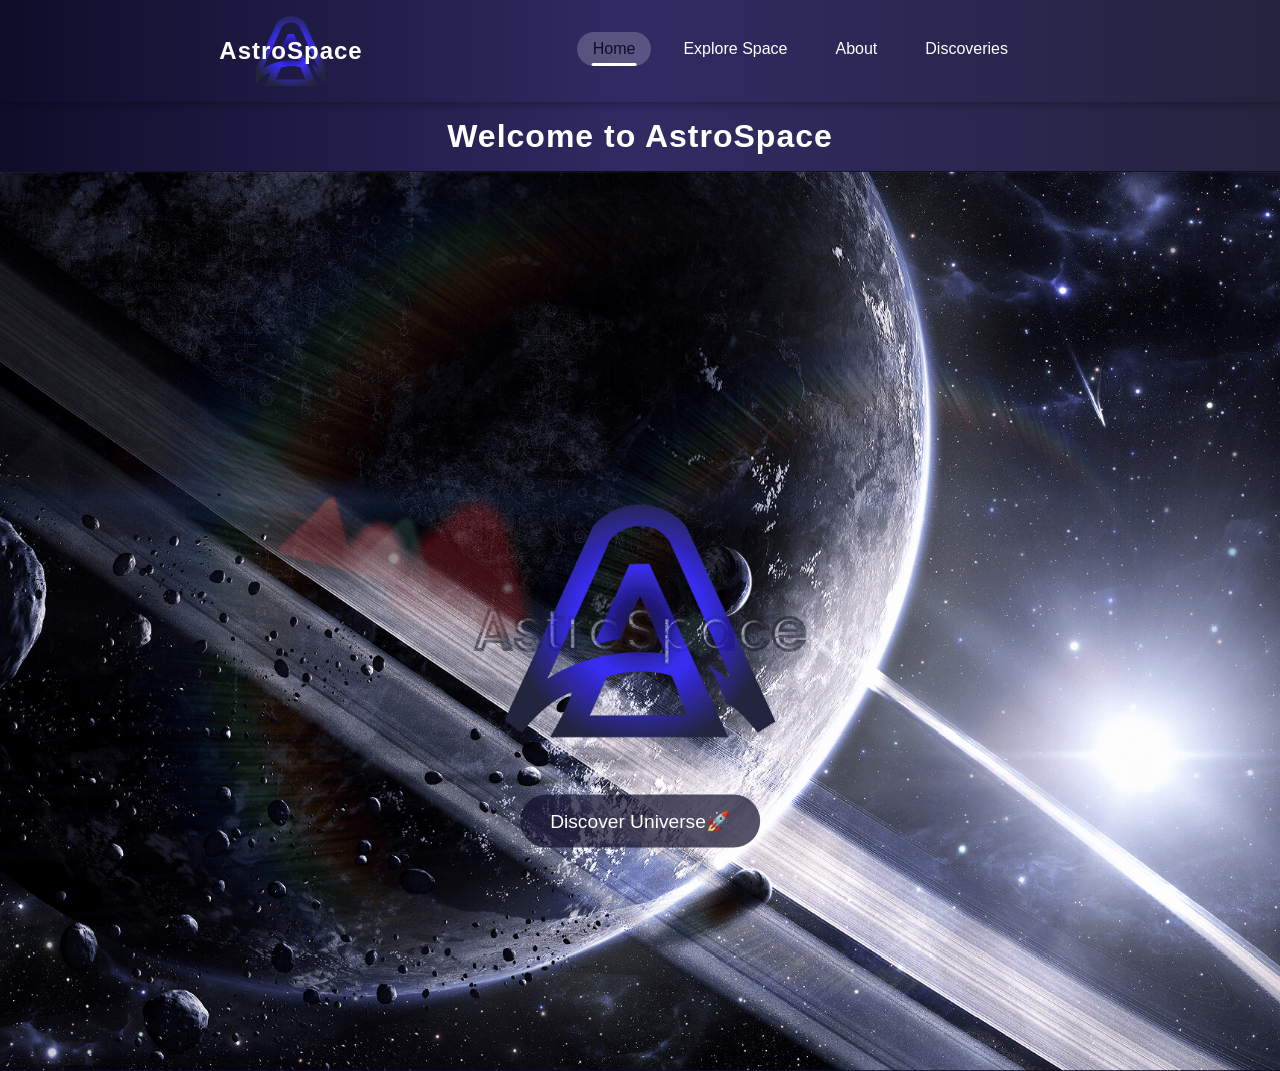
<file: index.html>
<!DOCTYPE html>
<html lang="en">
  <head>
    <meta charset="UTF-8" />
    <meta name="viewport" content="width=device-width, initial-scale=1.0" />
    <link rel="icon" type="image/png" href="/Assets/logo.png" />
    <link rel="stylesheet" href="style.css" />
    <title>AstroSpace</title>
  </head>
  <body>
    <div id="navbar"></div>
    <div class="head">Welcome to AstroSpace</div>
    <main>
      <div class="main-bg">
        <button class="cta">
          <a href="Discoveries.html">Discover Universe🚀</a>
        </button>
      </div>
    </main>
    <script src="/script.js"></script>
  </body>
</html>
</file>
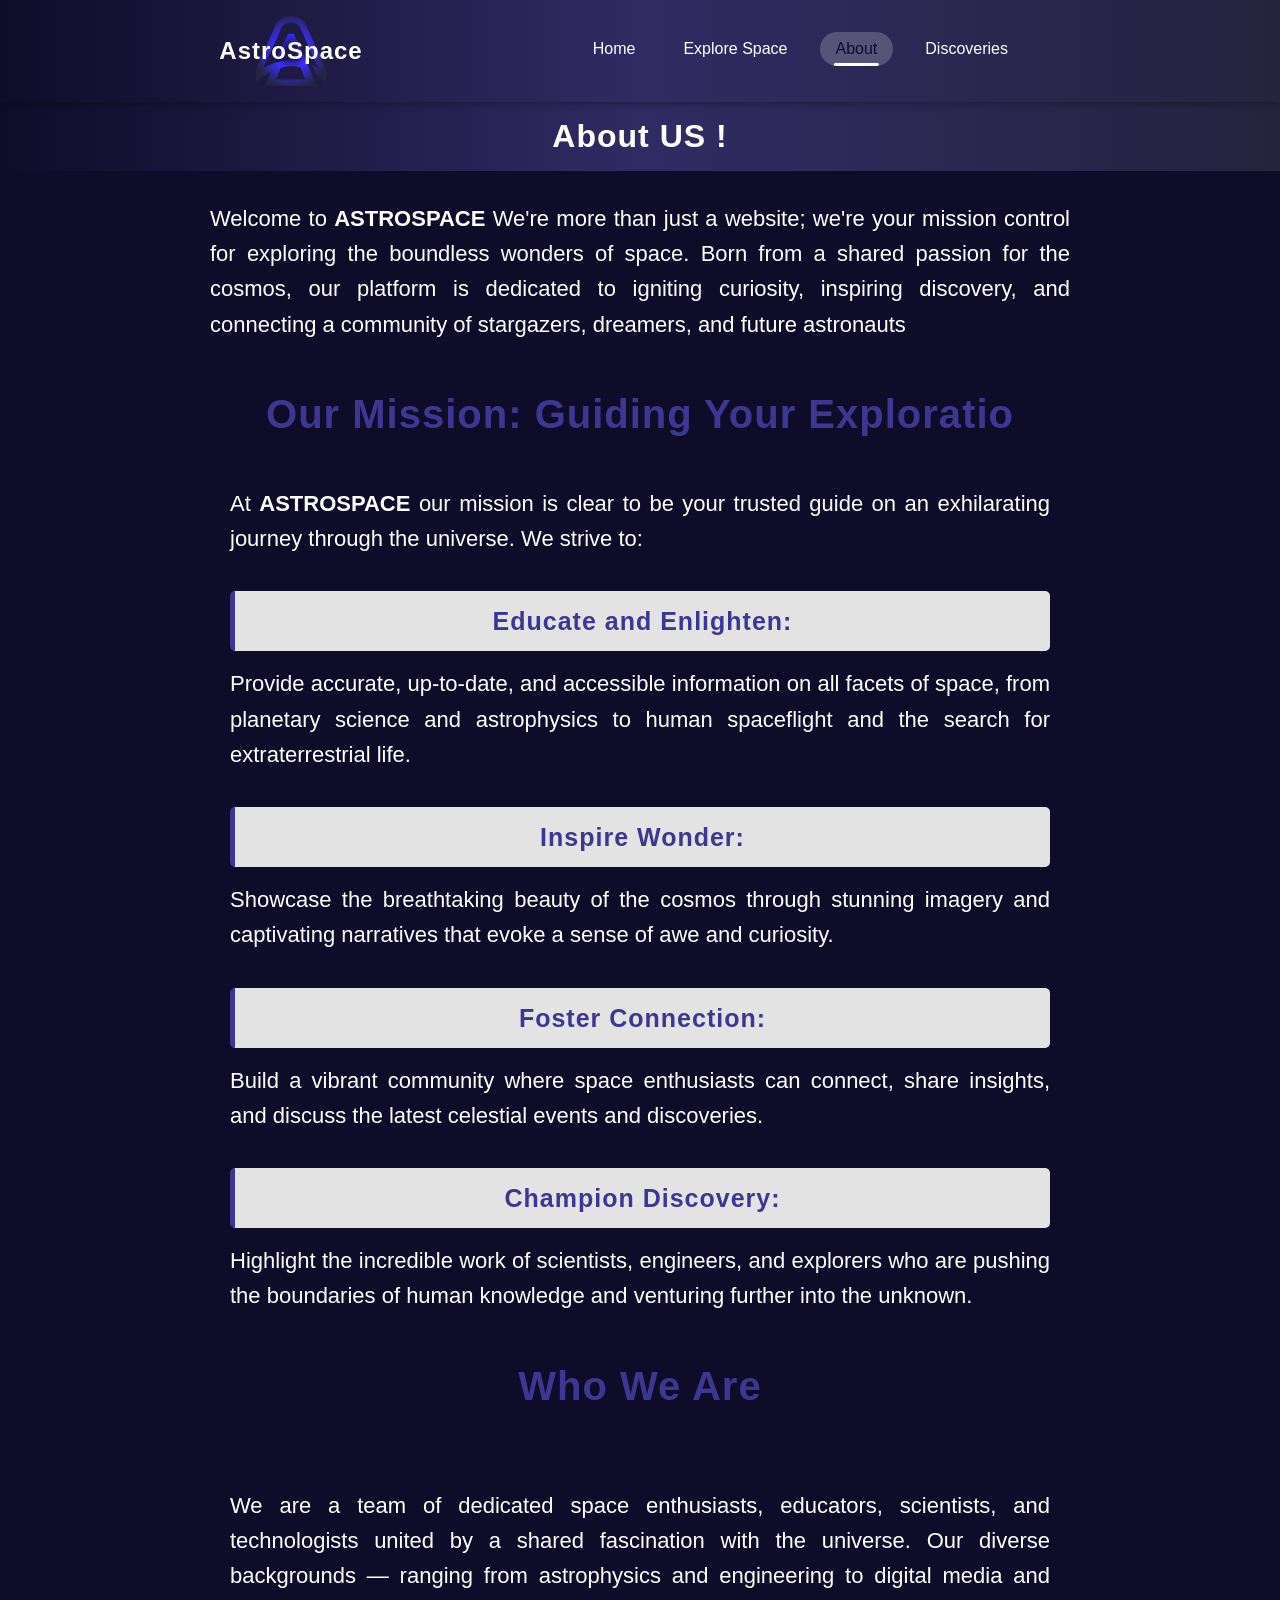
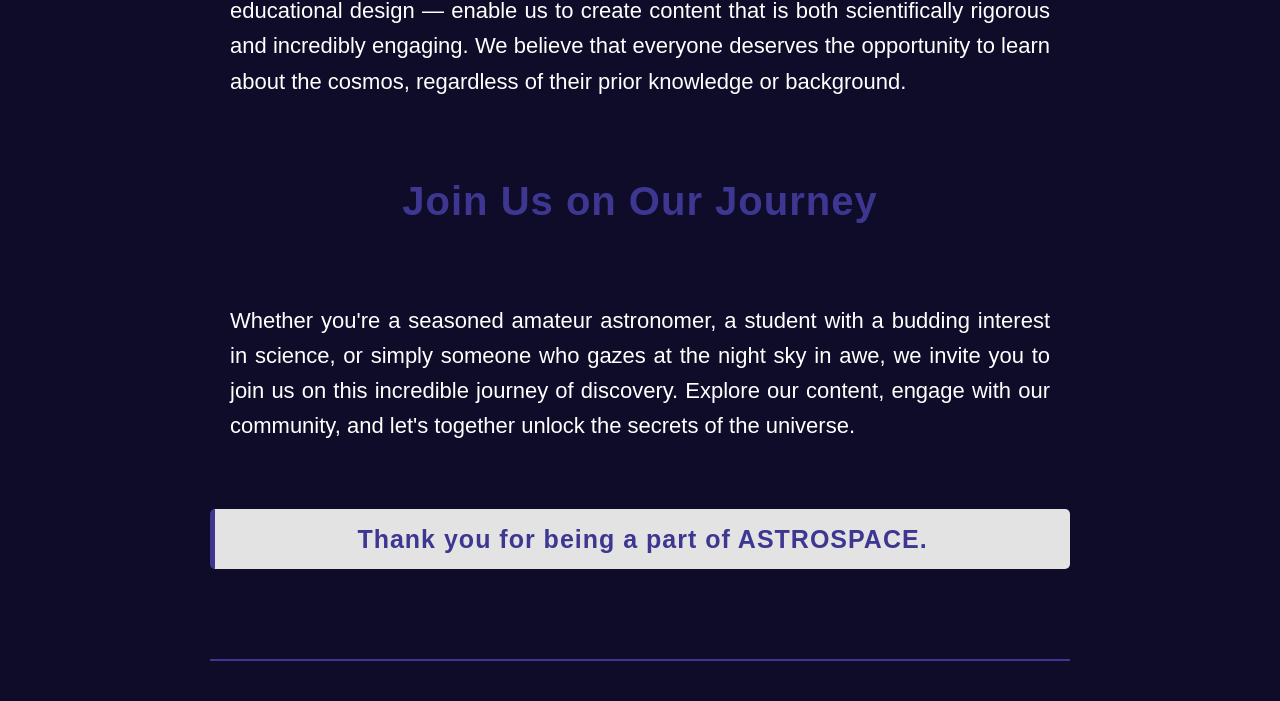
<file: about.html>
<!DOCTYPE html>
<html lang="en">

<head>
    <meta charset="UTF-8">
    <meta name="viewport" content="width=device-width, initial-scale=1.0">
    <link rel="icon" type="image/png" href="/Assets/logo.png">
    <link rel="stylesheet" href="style.css">
    <title>About | AstroSpace</title>
</head>

<body>
    <div id="navbar"></div>
    <h1 class="head">About US !</h1>
    <div class="pera1"><span> Welcome to
        <B>ASTROSPACE </B> We're more than just a website; we're your mission control for exploring the boundless wonders of space. Born from a shared passion for the cosmos, our platform is dedicated to igniting curiosity, inspiring discovery, and connecting a community
        of stargazers, dreamers, and future astronauts</span>
        <h2 class="about-h2">Our Mission: Guiding Your Exploratio</h2>
        <div class="pera1">
            <span>At <b>ASTROSPACE </b>our mission is clear to be your trusted guide on an exhilarating journey through the universe. We strive to: </br><br><h3 class="about-h3">Educate and Enlighten:</h3> Provide accurate, up-to-date, and accessible information on all facets of space, from
        planetary science and astrophysics to human spaceflight and the search for extraterrestrial life.  <br><br><h3 class="about-h3">Inspire Wonder: </h3>Showcase the breathtaking beauty of the cosmos through stunning imagery and captivating narratives that evoke a sense of awe and
        curiosity.<br><br><h3 class="about-h3">Foster Connection:</h3> Build a vibrant community where space enthusiasts can connect, share insights, and discuss the latest celestial events and discoveries. <br><br><h3 class="about-h3">Champion Discovery:</h3> Highlight the incredible work of scientists, engineers, and
        explorers who are pushing the boundaries of human knowledge and venturing further into the unknown.</span>
        </div>
        <h2 class="about-h2">Who We Are</h2>
        <span class="pera1">We are a team of dedicated space enthusiasts, educators, scientists, and technologists united by a shared fascination with the universe. Our diverse backgrounds — ranging from astrophysics and engineering to digital media and educational design
            — enable us to create content that is both scientifically rigorous and incredibly engaging. We believe that everyone deserves the opportunity to learn about the cosmos, regardless of their prior knowledge or background.</span>
        <h2 class="about-h2">Join Us on Our Journey</h2>
        <span class="pera1">Whether you're a seasoned amateur astronomer, a student with a budding interest in science, or simply someone who gazes at the night sky in awe, we invite you to join us on this incredible journey of discovery. Explore our content, engage with our community, and let's together unlock the secrets of the universe.</span>
        <br><br>
        <h3 class="about-h3">Thank you for being a part of ASTROSPACE.</h3>
        <br>
        <hr>
        <script src="script.js"></script>
</body>

</html>
</file>
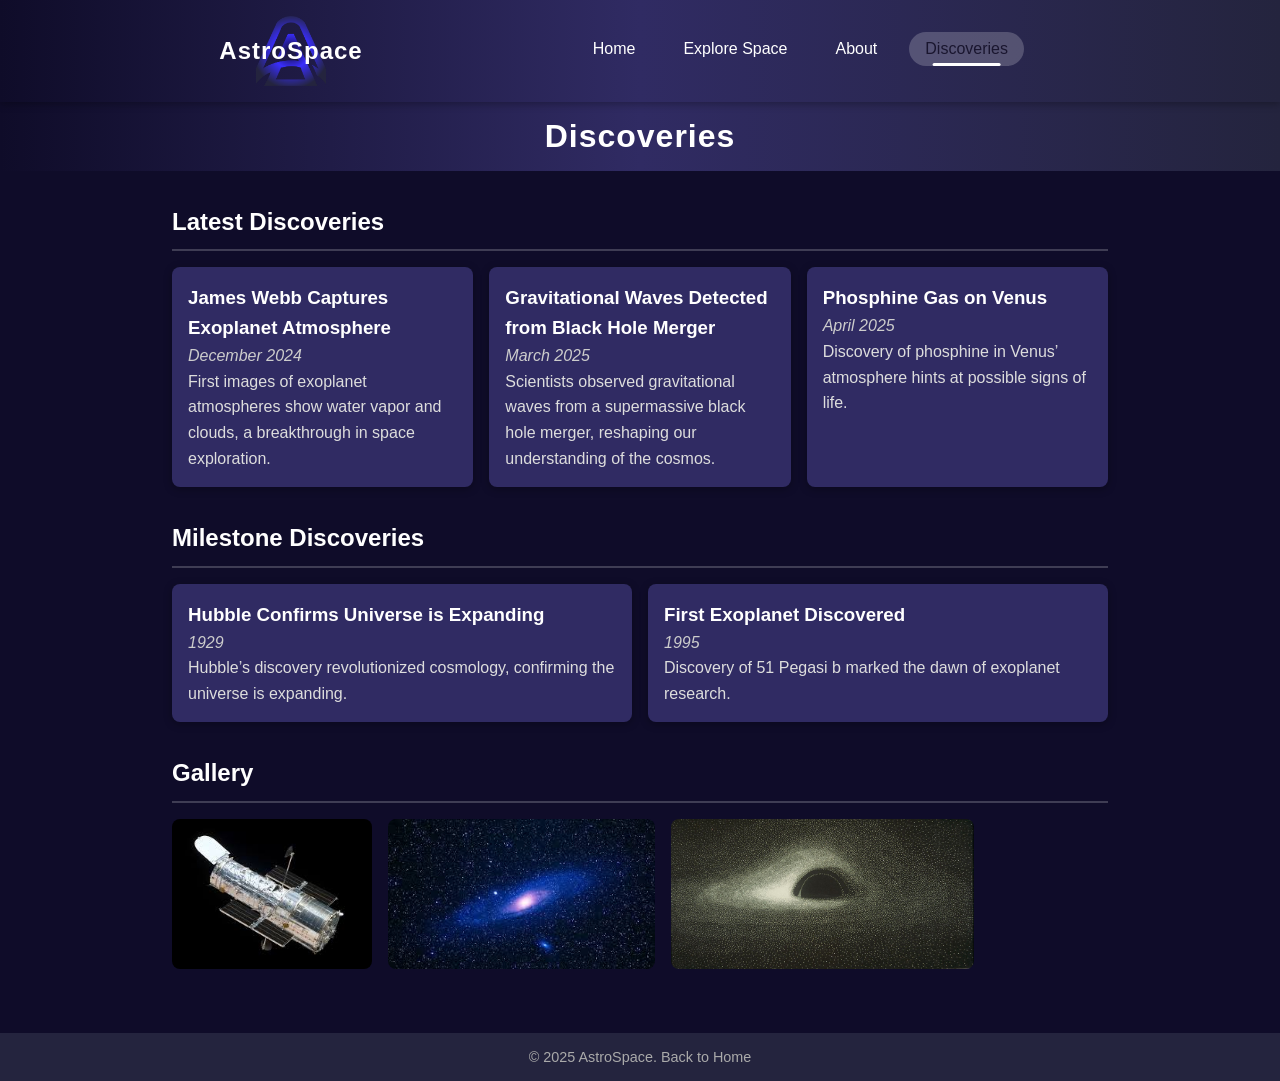
<file: Discoveries.html>
<!DOCTYPE html>
<html lang="en">

<head>
    <meta charset="UTF-8">
    <meta name="viewport" content="width=device-width, initial-scale=1.0">
        <link rel="icon" type="image/png" href="/Assets/logo.png">
    <link rel="stylesheet" href="style.css">
    <title>Discoveries | AstroSpace</title>
    <style>
.currenttt {
  position: relative;
  background-color:rgba(255, 255, 255, 0.2);
  color: #1a162f !important;
  font-size: 16px;
  font-weight: 500;
  padding: 10px 20px;
  border: none;
  border-radius: 30px;
  cursor: pointer;
  font-family: sans-serif;
  overflow: hidden;
}

.currenttt::after {
  content: "";
  position: absolute;
  bottom: 0px;
  left: 50%;
  transform: translateX(-50%) scaleX(1); /* Directly show the line */
  width: 60%;
  height: 3px;
  background-color: white;
  color: aqua;
  border-radius: 2px;
  transition: transform 0.3s ease;
  transform-origin: center;
}
</style>

</head>

<body>
    <div id="navbar"></div>
    <header class="disc-head head">Discoveries</header>
    <main class="disc-container">
        <section class="disc-section">
            <h2 class="disc-title">Latest Discoveries</h2>
            <div class="disc-grid">
                <div class="disc-item">
                    <h3 class="disc-item-title">James Webb Captures Exoplanet Atmosphere</h3>
                    <p class="disc-item-date">December 2024</p>
                    <p class="disc-item-desc">First images of exoplanet atmospheres show water vapor and clouds, a
                        breakthrough in space exploration.</p>
                </div>
                <div class="disc-item">
                    <h3 class="disc-item-title">Gravitational Waves Detected from Black Hole Merger</h3>
                    <p class="disc-item-date">March 2025</p>
                    <p class="disc-item-desc">Scientists observed gravitational waves from a supermassive black hole
                        merger, reshaping our understanding of the cosmos.</p>
                </div>
                <div class="disc-item">
                    <h3 class="disc-item-title">Phosphine Gas on Venus</h3>
                    <p class="disc-item-date">April 2025</p>
                    <p class="disc-item-desc">Discovery of phosphine in Venus’ atmosphere hints at possible signs of
                        life.</p>
                </div>
            </div>
        </section>
        <section class="disc-section">
            <h2 class="disc-title">Milestone Discoveries</h2>
            <div class="disc-grid">
                <div class="disc-item">
                    <h3 class="disc-item-title">Hubble Confirms Universe is Expanding</h3>
                    <p class="disc-item-date">1929</p>
                    <p class="disc-item-desc">Hubble’s discovery revolutionized cosmology, confirming the universe is
                        expanding.</p>
                </div>
                <div class="disc-item">
                    <h3 class="disc-item-title">First Exoplanet Discovered</h3>
                    <p class="disc-item-date">1995</p>
                    <p class="disc-item-desc">Discovery of 51 Pegasi b marked the dawn of exoplanet research.</p>
                </div>
            </div>
        </section>
        <section class="disc-section">
            <h2 class="disc-title">Gallery</h2>
            <div class="disc-gallery">
                <img src="/Assets/Space-Telescope.jpg" alt="Space Telescope" class="disc-gallery-img">
                <img src="/Assets/Galaxy.jpg" alt="Galaxy" class="disc-gallery-img">
                <img src="/Assets/Black-Hole.jpg" alt="Black Hole" class="disc-gallery-img">
            </div>
        </section>
    </main>
    <footer class="disc-footer">
        <p>&copy; 2025 AstroSpace. <a href="/homepage.html" class="disc-link">Back to Home</a></p>
    </footer>
    <script src="script.js"></script>
</body>

</html>
</file>
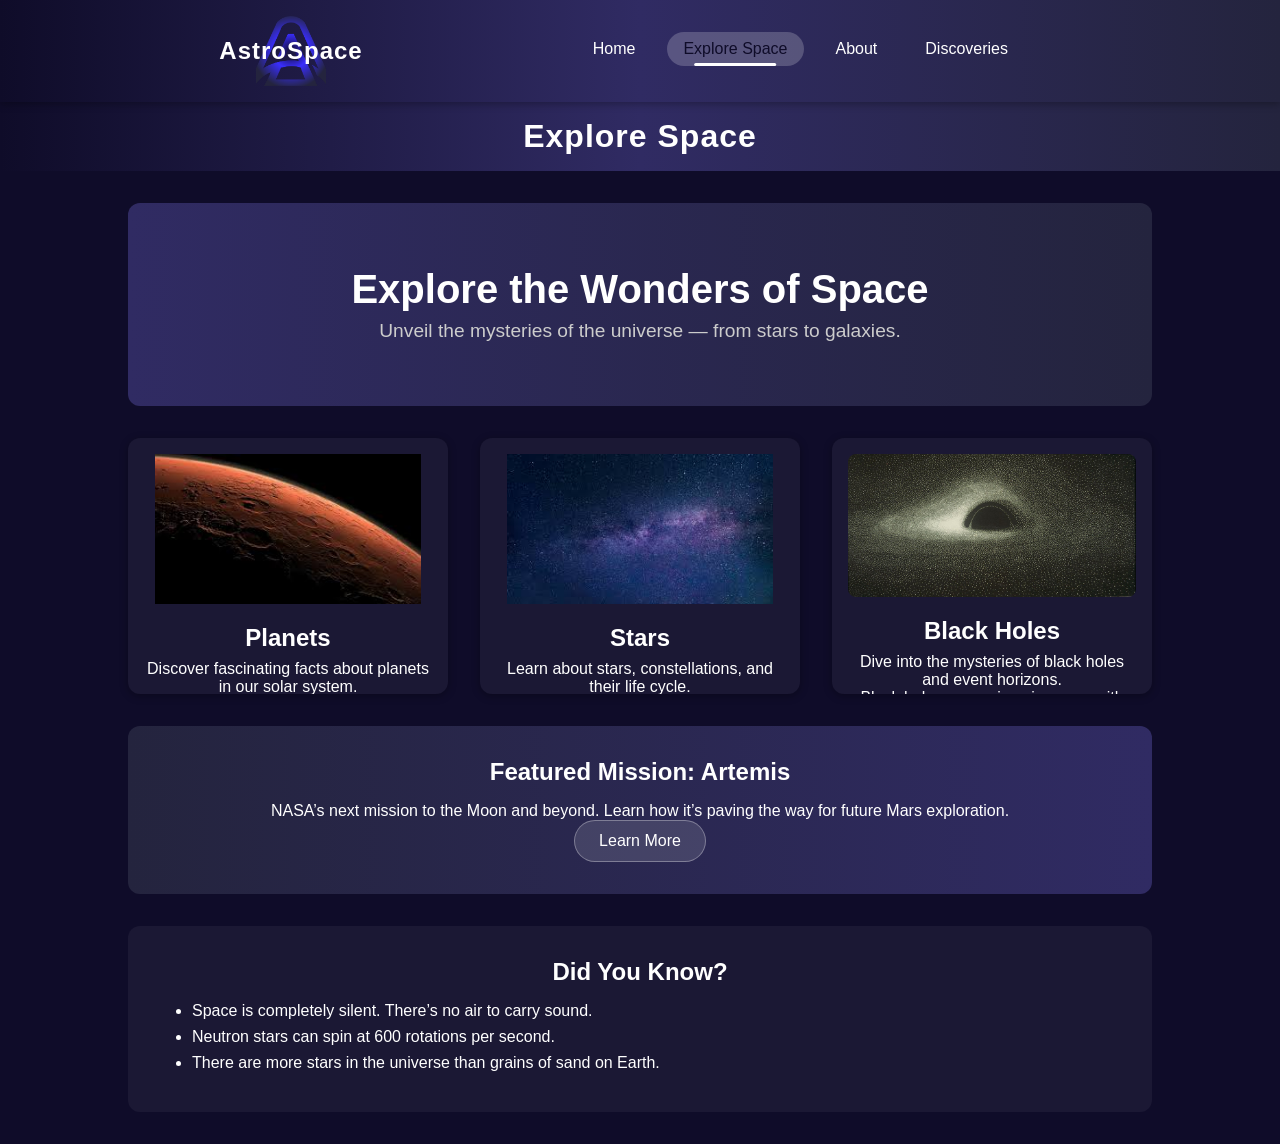
<file: explore.html>
<!DOCTYPE html>
<html lang="en">
<head>
    <meta charset="UTF-8">
    <meta name="viewport" content="width=device-width, initial-scale=1.0">
    <link rel="icon" type="image/png" href="/Assets/logo.png">
    <link rel="stylesheet" href="style.css">
    <title>Explore | AstroSpace</title>
</head>
<body>
<div id="navbar"></div>

<div class="head">Explore Space</div>
    <main class="exp-main">
        <section class="hero">
            <h1>Explore the Wonders of Space</h1>
            <p>Unveil the mysteries of the universe — from stars to galaxies.</p>
        </section>
        <section class="categories">
            <div class="card">
                <img src="/Assets/Mars.jpg" alt="Planets">
                <h2>Planets</h2>
                <p>Discover fascinating facts about planets in our solar system.</p>
                <p>Planets are celestial bodies that orbit around stars. Our solar system contains eight major planets, including Mercury, Venus, Earth, Mars, Jupiter, Saturn, Uranus, and Neptune. Each planet is unique, with different compositions, atmospheres, and temperatures. Earth, our home, supports life and has liquid water. Gas giants like Jupiter and Saturn are known for their size and rings, while icy planets like Uranus and Neptune lie farther from the Sun. Many exoplanets have been discovered beyond our solar system, sparking curiosity about the possibility of life elsewhere. Planets play a crucial role in shaping galaxies and cosmic evolution.</p>
                <a href="https://science.nasa.gov/solar-system/planets/" target="_blank">Learn More!</a>
            </div>
            <div class="card">
                <img src="/Assets/Stars.jpg" alt="Stars">
                <h2>Stars</h2>
                <p>Learn about stars, constellations, and their life cycle.</p>
                <p>Stars are luminous spheres of plasma, fueled by nuclear fusion in their cores. They vary in size, color, and brightness, from tiny red dwarfs to massive blue supergiants. Our Sun is a medium-sized yellow star, providing light and heat for life on Earth. Stars form in vast clouds of gas and dust, eventually igniting through gravity’s pull. Some stars live for millions of years, while others may burn out quickly. As they die, stars can become white dwarfs, neutron stars, or even explode as supernovae. Stars shape galaxies, enrich the cosmos with elements, and inspire wonder across the universe.</p>
                <a href="https://science.nasa.gov/universe/stars/" target="_blank">Learn More</a>
            </div>
            <div class="card">
                <img src="/Assets/Black-Hole.jpg" alt="Black Holes">
                <h2>Black Holes</h2>
                <p>Dive into the mysteries of black holes and event horizons.</p>
                <p>Black holes are regions in space with gravity so strong that not even light can escape. They form when massive stars collapse under their own weight. Black holes come in different sizes, from stellar-mass black holes formed from dying stars to supermassive black holes lurking in galactic centers. Their immense gravity distorts time and space, creating fascinating phenomena like spaghettification. Scientists study black holes using telescopes and computer simulations, yet many mysteries remain. They challenge our understanding of physics and push the boundaries of science. Black holes captivate our imagination and inspire stories in science fiction and popular culture.</p>
                <a href="https://science.nasa.gov/universe/black-holes/" target="_blank">Learn More</a>
            </div>
        </section>
        <section class="featured">
            <h2>Featured Mission: Artemis</h2>
            <p>NASA’s next mission to the Moon and beyond. Learn how it’s paving the way for future Mars exploration.</p>
            <a href="https://www.nasa.gov/feature/artemis/" target="_blank" class="btn">Learn More</a>
        </section>
        <section class="fun-facts">
            <h2>Did You Know?</h2>
            <ul>
                <li>Space is completely silent. There’s no air to carry sound.</li>
                <li>Neutron stars can spin at 600 rotations per second.</li>
                <li>There are more stars in the universe than grains of sand on Earth.</li>
            </ul>
        </section>
    </main>
    <script src="script.js"></script>
</body>

</html>
</file>
<file: style.css>
body {
        font-family: 'Poppins', sans-serif;
        background: #0f0c29;
        color: white;
        margin: 0;
        padding: 0;
    }
/* HOME-PAGE */
.main-bg{
    height: 100vh;
    width: auto;
    background-image: url('Assets/bg-img.png');
    background-position: center;
    background-repeat: no-repeat;
    background-size: cover;
    overflow-x: hidden;
    position: relative;
}
.main-bg .cta {
    position: absolute;
    top: 70%;
    left: 50%;
    transform: translate(-50%, -50%);
    background: rgba(15, 12, 41, 0.7);
    color: #fff;
    border: none;
    padding: 15px 30px;
    font-size: 1.2rem;
    border-radius: 50px;
    cursor: pointer;
    transition: background 0.3s, transform 0.3s, background-color 0.3s ease-in-out;
    margin-top: 20px;
}

.main-bg .cta a {
    text-decoration: none;
    color: #fff;
}

.main-bg .cta:hover {
    background: rgba(48, 43, 99, 0.7);
    transform: translate(-50%, -50%) scale(1.05);
    border: 1px solid white;
}

/* ABOUT-PAGE */
.pera1 {
    font-family: 'Gill Sans', 'Gill Sans MT', Calibri, 'Trebuchet MS', sans-serif;
    font-size: 22px;
    line-height: 1.6;
    margin: 30px auto;
    max-width: 900px;
    color: #555;
    text-align: justify;
    text-justify: inter-word;
    padding: 0 20px;
}

.pera1 span {
    display: inline-block;
    color: #fff;
}

.about-h2 {
    margin: 40px;
    font-family: 'Gill Sans', 'Gill Sans MT', Calibri, 'Trebuchet MS', sans-serif;
    color: #3e3792;
    font-size: 40px;
    text-align: center;
    letter-spacing: 1px;
}

.about-h3 {
    font-weight: bold;
    color: #3e3792;
    font-size: 25px;
    text-align: center;
    margin-bottom: 20px;
    letter-spacing: 1px;
}

.pera1 h3 {
    background-color: #e3e3e3;
    padding: 10px;
    border-left: 5px solid #3e3792;
    margin-bottom: 15px;
    border-radius: 5px;
}

hr {
    border: none;
    border-top: 2px solid #3e3792;
    margin: 40px 0;
}

@media screen and (max-width: 768px) {
    .about-h1 {
        font-size: 35px;
    }
    
    .pera1 {
        font-size: 20px;
        margin: 20px;
    }

    .about-h2 {
        font-size: 30px;
    }

    .about-h3 {
        font-size: 18px;
    }

    hr {
        margin: 20px 0;
    }
    
    body{
        height: 100vh;
        width: 100vw;
    }
}
/* EXPLORE-PAGE */
    .head{
        background: linear-gradient(to right, #0f0c29, #302b63, #24243e);
        padding: 1rem;
        text-align: center;
        font-size: 2rem;
        font-weight: bold;
        letter-spacing: 1px;
    }
.exp-main {
    padding: 2rem 10vw;
}

.hero {
    text-align: center;
    padding: 4rem 0;
    background: linear-gradient(to right, #302b63, #24243e);
    border-radius: 12px;
    margin-bottom: 2rem;
}

.hero h1 {
    font-size: 2.5rem;
    margin-bottom: 0.5rem;
}

.hero p {
    font-size: 1.2rem;
    color: #ccc;
}

.categories {
    display: grid;
    grid-template-columns: repeat(auto-fit, minmax(250px, 1fr));
    gap: 2rem;
    margin-bottom: 2rem;
}

.card {
    background: rgba(255, 255, 255, 0.05);
    padding: 1rem;
    height: 16em;
    border-radius: 12px;
    text-align: center;
    box-shadow: 0 2px 8px rgba(0,0,0,0.3);
    transition: height 1s;
    overflow-y: hidden;
}

.card:hover {
    transform: translateY(-5px);
    height: 35em;
}
.card a {
    color: #4e44b8;
    text-decoration: none;
}
.card img {
    width: 100%;
    max-height: 150px;
    object-fit: contain;
    border-radius: 8px;
}

.card h2 {
    margin: 1rem 0 0.5rem;
}

.featured {
    background: linear-gradient(to right, #24243e, #302b63);
    padding: 2rem;
    border-radius: 12px;
    text-align: center;
    margin-bottom: 2rem;
}

.featured h2 {
    margin-bottom: 1rem;
}

.btn {
    display: inline-block;
    padding: 0.7rem 1.5rem;
    background: #ffffff20;
    border: 1px solid #ffffff50;
    color: white;
    text-decoration: none;
    border-radius: 50px;
    transition: background 0.3s, transform 0.3s;
}

.btn:hover {
    background: rgba(255, 255, 255, 0.3);
    transform: translateY(-3px);
}

.fun-facts {
    background: rgba(255, 255, 255, 0.05);
    padding: 2rem;
    border-radius: 12px;
}

.fun-facts h2 {
    text-align: center;
    margin-bottom: 1rem;
}

.fun-facts ul {
    list-style: disc;
    padding-left: 2rem;
}

.fun-facts li {
    margin-bottom: 0.5rem;
}
@media (max-width: 600px) {
    .hero h1 {
        font-size: 2rem;
    }
}
/* DISCOVERIES-PAGE */
.disc-container {
    max-width: 1000px;
    margin: auto;
    padding: 2rem;
    font-family: 'Poppins', sans-serif;
    line-height: 1.6;
    background-color: #0f0c29;
    color: #fff;
}

.disc-section {
    margin-bottom: 2rem;
}

.disc-title {
    color: #ffffff;
    border-bottom: 2px solid #ffffff33;
    padding-bottom: 0.5rem;
    margin-bottom: 1rem;
}

.disc-grid {
    display: grid;
    grid-template-columns: repeat(auto-fit, minmax(250px, 1fr));
    gap: 1rem;
}

.disc-item {
    background: #302b63;
    padding: 1rem;
    border-radius: 8px;
    box-shadow: 0 2px 8px rgba(0,0,0,0.3);
}

.disc-item-title {
    margin-top: 0;
    color: #ffffff;
}

.disc-item-date {
    font-style: italic;
    color: #ccc;
}

.disc-item-desc {
    color: #ddd;
}

.disc-gallery {
    display: flex;
    overflow-x: auto;
    gap: 1rem;
}

.disc-gallery-img {
    height: 150px;
    border-radius: 8px;
    flex-shrink: 0;
}

.disc-footer {
    text-align: center;
    padding: 1rem;
    background: #24243e;
    font-size: 0.9rem;
    color: #aaa;
}

.disc-link {
    color: #aaa;
    text-decoration: none;
}

.disc-link:hover {
    color: #fff;
}
@media screen and (max-width: 1000px) {
    .head{
        display: none;
    }
}
</file>
